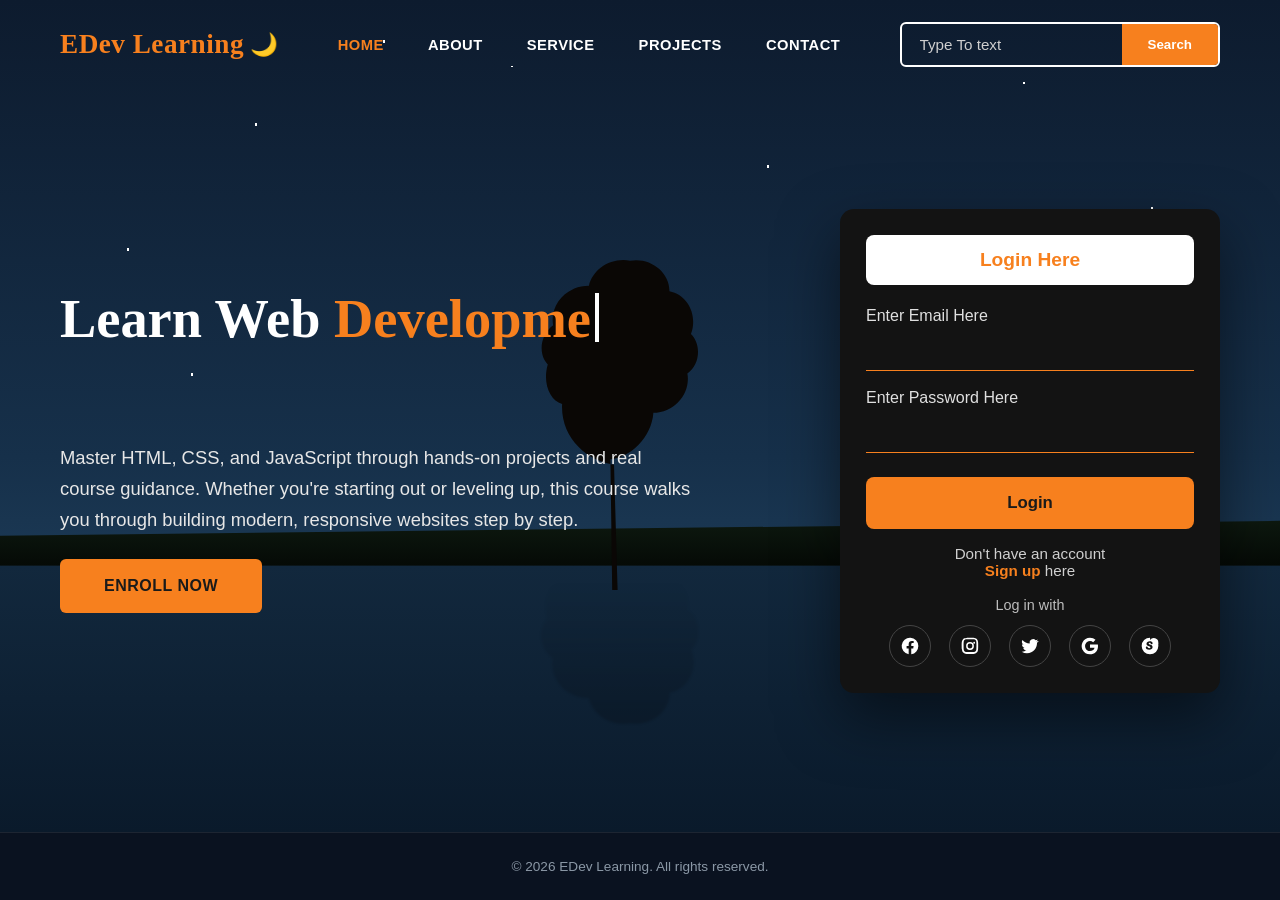
<file: index.html>
<!DOCTYPE html>
<html lang="en">
<head>
  <meta charset="UTF-8">
  <meta name="viewport" content="width=device-width, initial-scale=1.0">
  <title>Home | EDev Learning</title>
  <link rel="stylesheet" href="css/style.css">
</head>
<body>

<div class="hero">
  <div class="water"></div>
  <div class="ground"></div>

  <!-- tree silhouette -->
  <div class="tree-wrap">
    <svg class="tree" viewBox="0 0 200 380" xmlns="http://www.w3.org/2000/svg">
      <path d="M104 380 L100 240 C70 236 40 210 42 172 C28 168 20 148 26 128 C16 118 16 96 32 84 C28 62 46 40 72 40 C76 22 96 8 118 12 C140 8 162 24 162 46 C182 50 194 72 186 94 C198 106 196 128 182 138 C186 160 168 182 144 182 C142 210 118 232 96 234 L98 380 Z"/>
    </svg>
  </div>
  <div class="tree-reflection">
    <svg viewBox="0 0 200 380" xmlns="http://www.w3.org/2000/svg">
      <path d="M104 380 L100 240 C70 236 40 210 42 172 C28 168 20 148 26 128 C16 118 16 96 32 84 C28 62 46 40 72 40 C76 22 96 8 118 12 C140 8 162 24 162 46 C182 50 194 72 186 94 C198 106 196 128 182 138 C186 160 168 182 144 182 C142 210 118 232 96 234 L98 380 Z"/>
    </svg>
  </div>

  <!-- navbar -->
  <nav class="navbar">
    <a href="index.html" class="logo">EDev Learning <span class="moon">🌙</span></a>
    <ul class="nav-links" id="navLinks">
      <li><a href="index.html" class="active">HOME</a></li>
      <li><a href="html/about.html">ABOUT</a></li>
      <li><a href="html/service.html">SERVICE</a></li>
      <li><a href="html/projects.html">PROJECTS</a></li>
      <li><a href="html/contact.html">CONTACT</a></li>
    </ul>
    <form class="search-box" role="search" onsubmit="return false;">
      <input type="text" placeholder="Type To text" aria-label="Search">
      <button type="submit">Search</button>
    </form>
    <button class="menu-toggle" aria-label="Toggle menu" aria-expanded="false" aria-controls="navLinks">
      <svg class="icon-open" viewBox="0 0 24 24" fill="none" stroke="currentColor" stroke-width="2"><path d="M3 6h18M3 12h18M3 18h18"/></svg>
      <svg class="icon-close" viewBox="0 0 24 24" fill="none" stroke="currentColor" stroke-width="2"><path d="M6 6l12 12M18 6L6 18"/></svg>
    </button>
  </nav>

  <!-- hero content -->
  <div class="hero-content">
    <div class="hero-text">
      <h1 id="heroTypewriter" class="typewriter-heading" aria-label="Learn Web Development From Scratch"><span class="tw-text"></span><span class="tw-cursor" aria-hidden="true"></span><noscript>Learn Web <span class="accent">Development</span><br>From Scratch</noscript></h1>
      <p>Master HTML, CSS, and JavaScript through hands-on projects and real course guidance. Whether you're starting out or leveling up, this course walks you through building modern, responsive websites step by step.</p>
      <a href="html/service.html" class="join-btn">ENROLL NOW</a>
    </div>

    <div class="login-card">
      <div class="login-tab">Login Here</div>
      <form data-validate onsubmit="return false;">
        <div class="form-success" role="status" hidden>You're logged in! (demo only)</div>
        <div class="field">
          <label for="email">Enter Email Here</label>
          <input type="email" id="email" placeholder=" " required>
        </div>
        <div class="field">
          <label for="password">Enter Password Here</label>
          <input type="password" id="password" placeholder=" " required>
        </div>
        <button type="submit" class="login-btn">Login</button>
      </form>
      <p class="signup-line">Don't have an account<br><a href="html/signup.html">Sign up</a> here</p>
      <p class="or-line">Log in with</p>
      <div class="socials">
        <a href="#" aria-label="Facebook"><svg viewBox="0 0 24 24"><path d="M22 12a10 10 0 1 0-11.6 9.9v-7H7.9V12h2.5V9.8c0-2.5 1.5-3.9 3.8-3.9 1.1 0 2.2.2 2.2.2v2.4h-1.3c-1.2 0-1.6.8-1.6 1.6V12h2.8l-.4 2.9h-2.4v7A10 10 0 0 0 22 12z"/></svg></a>
        <a href="#" aria-label="Instagram"><svg viewBox="0 0 24 24"><path d="M12 2c2.7 0 3.1 0 4.1.1 1 .1 1.7.2 2.3.5.6.2 1.2.6 1.7 1.1.5.5.9 1.1 1.1 1.7.2.6.4 1.3.5 2.3.1 1 .1 1.4.1 4.1s0 3.1-.1 4.1c-.1 1-.2 1.7-.5 2.3-.2.6-.6 1.2-1.1 1.7-.5.5-1.1.9-1.7 1.1-.6.2-1.3.4-2.3.5-1 .1-1.4.1-4.1.1s-3.1 0-4.1-.1c-1-.1-1.7-.2-2.3-.5-.6-.2-1.2-.6-1.7-1.1-.5-.5-.9-1.1-1.1-1.7-.2-.6-.4-1.3-.5-2.3C2 15.1 2 14.7 2 12s0-3.1.1-4.1c.1-1 .2-1.7.5-2.3.2-.6.6-1.2 1.1-1.7.5-.5 1.1-.9 1.7-1.1.6-.2 1.3-.4 2.3-.5C8.9 2 9.3 2 12 2zm0 1.8c-2.6 0-3 0-4 .1-.9 0-1.4.2-1.7.3-.4.2-.7.3-1 .6-.3.3-.5.6-.6 1-.1.3-.3.8-.3 1.7-.1 1-.1 1.4-.1 4s0 3 .1 4c0 .9.2 1.4.3 1.7.2.4.3.7.6 1 .3.3.6.5 1 .6.3.1.8.3 1.7.3 1 .1 1.4.1 4 .1s3 0 4-.1c.9 0 1.4-.2 1.7-.3.4-.2.7-.3 1-.6.3-.3.5-.6.6-1 .1-.3.3-.8.3-1.7.1-1 .1-1.4.1-4s0-3-.1-4c0-.9-.2-1.4-.3-1.7-.2-.4-.3-.7-.6-1-.3-.3-.6-.5-1-.6-.3-.1-.8-.3-1.7-.3-1-.1-1.4-.1-4-.1zm0 3.5a4.7 4.7 0 1 1 0 9.4 4.7 4.7 0 0 1 0-9.4zm0 1.8a2.9 2.9 0 1 0 0 5.8 2.9 2.9 0 0 0 0-5.8zm5-2.1a1.1 1.1 0 1 1 0 2.2 1.1 1.1 0 0 1 0-2.2z"/></svg></a>
        <a href="#" aria-label="Twitter"><svg viewBox="0 0 24 24"><path d="M22 5.9c-.7.3-1.5.5-2.4.6.8-.5 1.5-1.3 1.8-2.3-.8.5-1.7.8-2.6 1a4.2 4.2 0 0 0-7.2 3.8A11.9 11.9 0 0 1 3 4.9a4.2 4.2 0 0 0 1.3 5.6c-.7 0-1.3-.2-1.9-.5v.1c0 2 1.4 3.7 3.3 4.1-.6.2-1.2.2-1.8.1.5 1.7 2 2.9 3.8 2.9A8.4 8.4 0 0 1 2 18.8a11.9 11.9 0 0 0 6.4 1.9c7.7 0 12-6.4 12-12v-.5c.8-.6 1.5-1.4 2.1-2.3z"/></svg></a>
        <a href="#" aria-label="Google"><svg viewBox="0 0 24 24"><path d="M21.6 12.2c0-.7-.1-1.4-.2-2H12v3.9h5.4c-.2 1.2-.9 2.3-2 3v2.4h3.2c1.9-1.7 3-4.3 3-7.3z"/><path d="M12 22c2.7 0 5-.9 6.6-2.5l-3.2-2.4c-.9.6-2 1-3.4 1-2.6 0-4.8-1.7-5.6-4.1H3.1v2.5A10 10 0 0 0 12 22z"/><path d="M6.4 14c-.2-.6-.3-1.3-.3-2s.1-1.4.3-2V7.5H3.1a10 10 0 0 0 0 9l3.3-2.5z"/><path d="M12 5.9c1.5 0 2.8.5 3.8 1.5l2.8-2.8C16.9 2.9 14.6 2 12 2A10 10 0 0 0 3.1 7.5L6.4 10c.8-2.4 3-4.1 5.6-4.1z"/></svg></a>
        <a href="#" aria-label="Skype"><svg viewBox="0 0 24 24"><path d="M12 2a10 10 0 1 0 10 10c0-.6 0-1.2-.1-1.7A5.5 5.5 0 0 0 22 8a5.5 5.5 0 0 0-9.9-3.3A10 10 0 0 0 12 2zm-.3 4.3c1.6 0 3.4.7 3.4 2.4 0 .7-.5 1.2-1.2 1.2-.6 0-1-.4-1.1-.9-.1-.5-.4-1-1.2-1-.7 0-1.2.4-1.2.9 0 1.6 4.7.9 4.7 4.4 0 2.1-1.9 3.2-4.1 3.2-2 0-4-1-4-2.7 0-.7.5-1.2 1.2-1.2.6 0 1 .4 1.1 1 .1.5.6 1 1.7 1 .9 0 1.5-.4 1.5-1.1 0-1.8-4.7-1-4.7-4.3 0-2 1.8-3 3.9-3z"/></svg></a>
      </div>
    </div>
  </div>
</div>

<footer class="site-footer">
  &copy; 2026 EDev Learning. All rights reserved.
</footer>

<script src="js/main.js"></script>

</body>
</html>
</file>
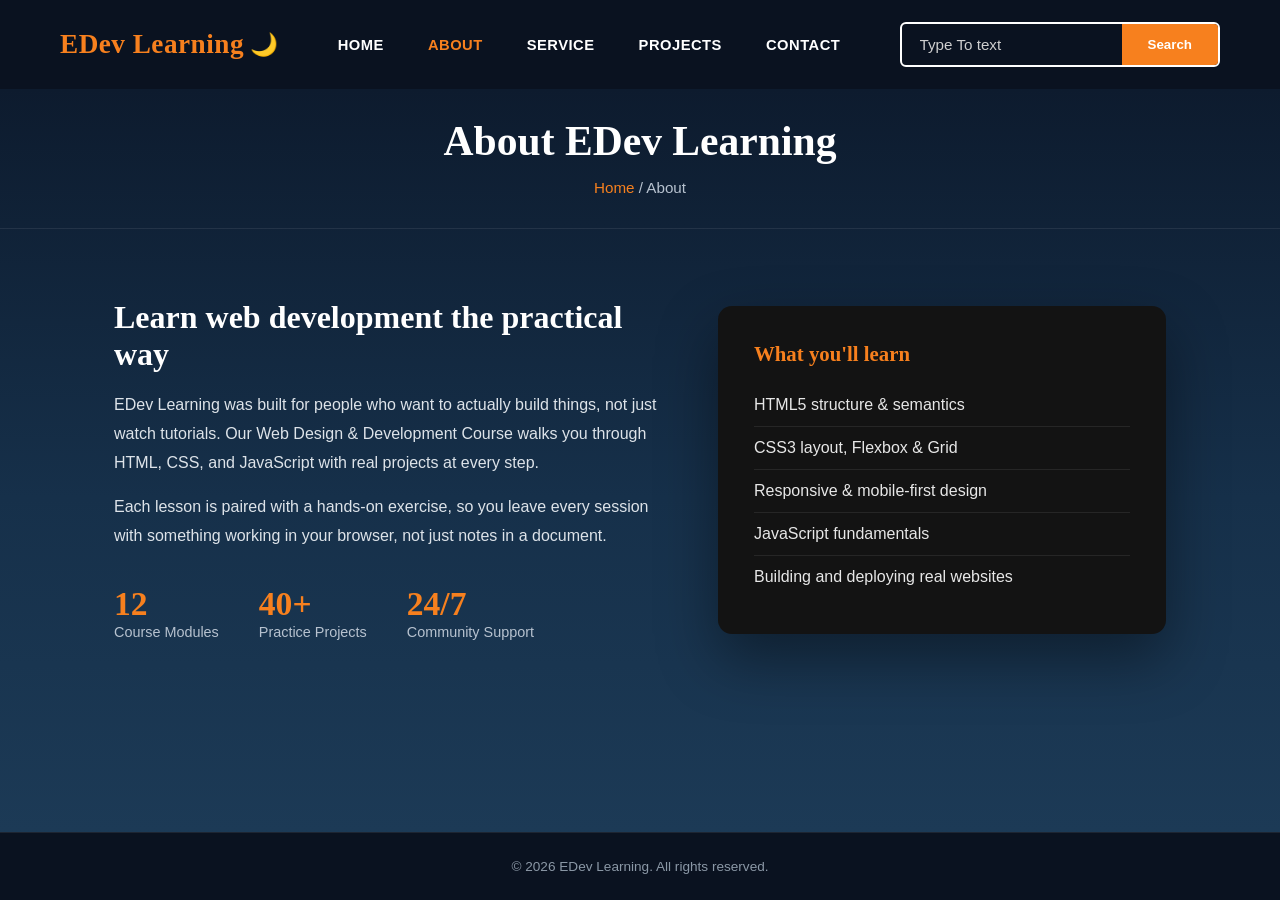
<file: html/about.html>
<!DOCTYPE html>
<html lang="en">
<head>
  <meta charset="UTF-8">
  <meta name="viewport" content="width=device-width, initial-scale=1.0">
  <title>About | EDev Learning</title>
  <link rel="stylesheet" href="../css/style.css">
</head>
<body>

<nav class="navbar">
  <a href="../index.html" class="logo">EDev Learning <span class="moon">🌙</span></a>
  <ul class="nav-links" id="navLinks">
    <li><a href="../index.html">HOME</a></li>
    <li><a href="about.html" class="active">ABOUT</a></li>
    <li><a href="service.html">SERVICE</a></li>
    <li><a href="projects.html">PROJECTS</a></li>
    <li><a href="contact.html">CONTACT</a></li>
  </ul>
  <form class="search-box" role="search" onsubmit="return false;">
    <input type="text" placeholder="Type To text" aria-label="Search">
    <button type="submit">Search</button>
  </form>
  <button class="menu-toggle" aria-label="Toggle menu" aria-expanded="false" aria-controls="navLinks">
    <svg class="icon-open" viewBox="0 0 24 24" fill="none" stroke="currentColor" stroke-width="2"><path d="M3 6h18M3 12h18M3 18h18"/></svg>
    <svg class="icon-close" viewBox="0 0 24 24" fill="none" stroke="currentColor" stroke-width="2"><path d="M6 6l12 12M18 6L6 18"/></svg>
  </button>
</nav>

<div class="page">
  <div class="page-banner">
    <h1>About EDev Learning</h1>
    <p class="crumbs"><a href="../index.html">Home</a> / About</p>
  </div>

  <div class="container">
    <div class="about-grid">
      <div class="about-text">
        <h2>Learn web development the practical way</h2>
        <p>EDev Learning was built for people who want to actually build things, not just watch tutorials. Our Web Design &amp; Development Course walks you through HTML, CSS, and JavaScript with real projects at every step.</p>
        <p>Each lesson is paired with a hands-on exercise, so you leave every session with something working in your browser, not just notes in a document.</p>
        <div class="stat-row">
          <div class="stat"><strong>12</strong><span>Course Modules</span></div>
          <div class="stat"><strong>40+</strong><span>Practice Projects</span></div>
          <div class="stat"><strong>24/7</strong><span>Community Support</span></div>
        </div>
      </div>
      <div class="about-card">
        <h3>What you'll learn</h3>
        <ul>
          <li>HTML5 structure &amp; semantics</li>
          <li>CSS3 layout, Flexbox &amp; Grid</li>
          <li>Responsive &amp; mobile-first design</li>
          <li>JavaScript fundamentals</li>
          <li>Building and deploying real websites</li>
        </ul>
      </div>
    </div>
  </div>
</div>

<footer class="site-footer">
  &copy; 2026 EDev Learning. All rights reserved.
</footer>

<script src="../js/main.js"></script>

</body>
</html>
</file>
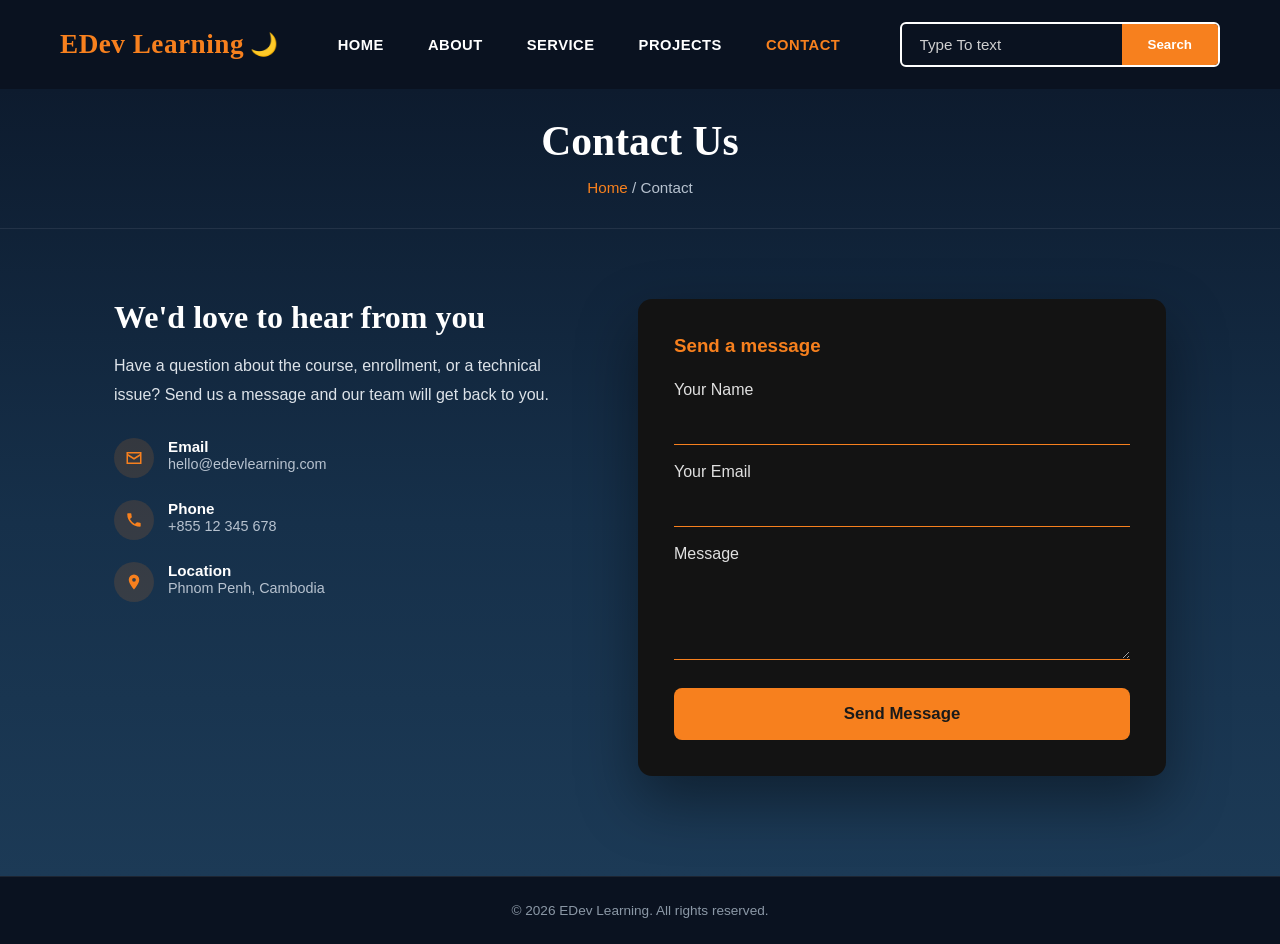
<file: html/contact.html>
<!DOCTYPE html>
<html lang="en">
<head>
  <meta charset="UTF-8">
  <meta name="viewport" content="width=device-width, initial-scale=1.0">
  <title>Contact | EDev Learning</title>
  <link rel="stylesheet" href="../css/style.css">
</head>
<body>

<nav class="navbar">
  <a href="../index.html" class="logo">EDev Learning <span class="moon">🌙</span></a>
  <ul class="nav-links" id="navLinks">
    <li><a href="../index.html">HOME</a></li>
    <li><a href="about.html">ABOUT</a></li>
    <li><a href="service.html">SERVICE</a></li>
    <li><a href="projects.html">PROJECTS</a></li>
    <li><a href="contact.html" class="active">CONTACT</a></li>
  </ul>
  <form class="search-box" role="search" onsubmit="return false;">
    <input type="text" placeholder="Type To text" aria-label="Search">
    <button type="submit">Search</button>
  </form>
  <button class="menu-toggle" aria-label="Toggle menu" aria-expanded="false" aria-controls="navLinks">
    <svg class="icon-open" viewBox="0 0 24 24" fill="none" stroke="currentColor" stroke-width="2"><path d="M3 6h18M3 12h18M3 18h18"/></svg>
    <svg class="icon-close" viewBox="0 0 24 24" fill="none" stroke="currentColor" stroke-width="2"><path d="M6 6l12 12M18 6L6 18"/></svg>
  </button>
</nav>

<div class="page">
  <div class="page-banner">
    <h1>Contact Us</h1>
    <p class="crumbs"><a href="../index.html">Home</a> / Contact</p>
  </div>

  <div class="container">
    <div class="contact-grid">
      <div class="contact-info">
        <h2>We'd love to hear from you</h2>
        <p>Have a question about the course, enrollment, or a technical issue? Send us a message and our team will get back to you.</p>

        <div class="info-row">
          <div class="icon"><svg viewBox="0 0 24 24"><path d="M2 4h20v16H2V4zm2 2v.5l8 5 8-5V6H4zm16 3.2l-8 5-8-5V18h16V9.2z"/></svg></div>
          <div><strong>Email</strong><span>hello@edevlearning.com</span></div>
        </div>

        <div class="info-row">
          <div class="icon"><svg viewBox="0 0 24 24"><path d="M6.6 10.8a15.7 15.7 0 0 0 6.6 6.6l2.2-2.2a1 1 0 0 1 1-.24 11 11 0 0 0 3.5.56 1 1 0 0 1 1 1V20a1 1 0 0 1-1 1A17 17 0 0 1 3 4a1 1 0 0 1 1-1h3.5a1 1 0 0 1 1 1 11 11 0 0 0 .56 3.5 1 1 0 0 1-.25 1z"/></svg></div>
          <div><strong>Phone</strong><span>+855 12 345 678</span></div>
        </div>

        <div class="info-row">
          <div class="icon"><svg viewBox="0 0 24 24"><path d="M12 2a7 7 0 0 0-7 7c0 5.2 7 13 7 13s7-7.8 7-13a7 7 0 0 0-7-7zm0 9.5A2.5 2.5 0 1 1 12 6.5a2.5 2.5 0 0 1 0 5z"/></svg></div>
          <div><strong>Location</strong><span>Phnom Penh, Cambodia</span></div>
        </div>
      </div>

      <div class="contact-form">
        <h3>Send a message</h3>
        <form data-validate onsubmit="return false;">
          <div class="form-success" role="status" hidden>Thanks! Your message has been sent (demo only).</div>
          <div class="field">
            <label for="name">Your Name</label>
            <input type="text" id="name" placeholder=" " required>
          </div>
          <div class="field">
            <label for="cemail">Your Email</label>
            <input type="email" id="cemail" placeholder=" " required>
          </div>
          <div class="field">
            <label for="message">Message</label>
            <textarea id="message" rows="4" placeholder=" " required></textarea>
          </div>
          <button type="submit" class="login-btn">Send Message</button>
        </form>
      </div>
    </div>
  </div>
</div>

<footer class="site-footer">
  &copy; 2026 EDev Learning. All rights reserved.
</footer>

<script src="../js/main.js"></script>

</body>
</html>
</file>
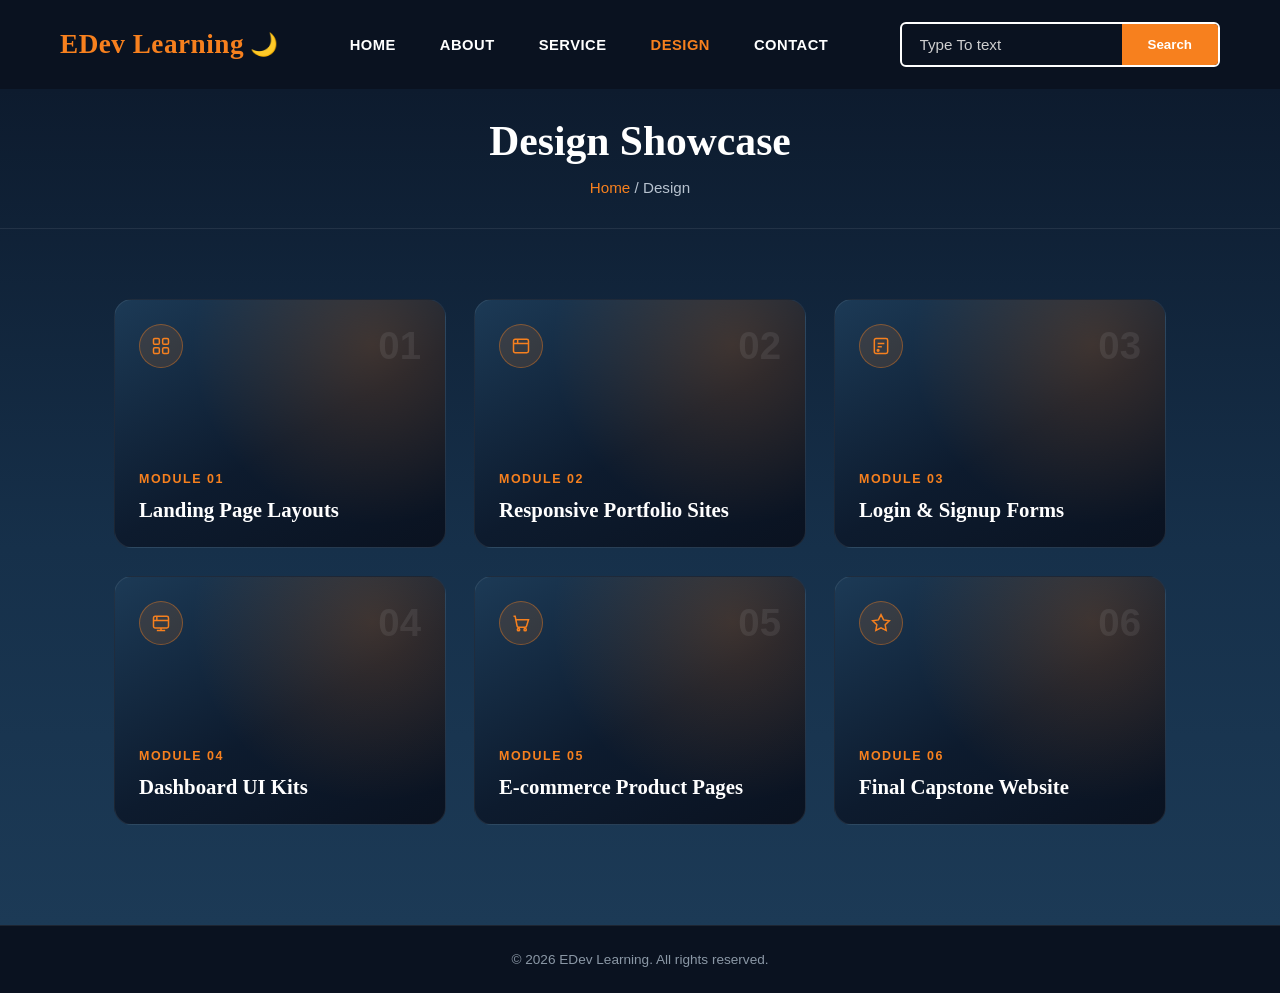
<file: html/design.html>
<!DOCTYPE html>
<html lang="km">
<head>
  <meta charset="UTF-8">
  <meta name="viewport" content="width=device-width, initial-scale=1.0">
  <title>Design | EDev Learning</title>
  <link rel="stylesheet" href="../css/style.css">
</head>
<body>

<nav class="navbar">
  <a href="../index.html" class="logo">EDev Learning <span class="moon">🌙</span></a>
  <ul class="nav-links" id="navLinks">
    <li><a href="../index.html">HOME</a></li>
    <li><a href="about.html">ABOUT</a></li>
    <li><a href="service.html">SERVICE</a></li>
    <li><a href="design.html" class="active">DESIGN</a></li>
    <li><a href="contact.html">CONTACT</a></li>
  </ul>
  <form class="search-box" role="search" onsubmit="return false;">
    <input type="text" placeholder="Type To text" aria-label="Search">
    <button type="submit">Search</button>
  </form>
  <button class="menu-toggle" aria-label="Toggle menu" aria-expanded="false" aria-controls="navLinks">
    <svg class="icon-open" viewBox="0 0 24 24" fill="none" stroke="currentColor" stroke-width="2"><path d="M3 6h18M3 12h18M3 18h18"/></svg>
    <svg class="icon-close" viewBox="0 0 24 24" fill="none" stroke="currentColor" stroke-width="2"><path d="M6 6l12 12M18 6L6 18"/></svg>
  </button>
</nav>

<div class="page">
  <div class="page-banner">
    <h1>Design Showcase</h1>
    <p class="crumbs"><a href="../index.html">Home</a> / Design</p>
  </div>

  <div class="container">
    <div class="design-grid">

      <div class="design-card">
        <div class="card-top">
          <div class="badge"><svg viewBox="0 0 24 24"><rect x="3" y="3" width="7" height="7" rx="1.5"/><rect x="14" y="3" width="7" height="7" rx="1.5"/><rect x="3" y="14" width="7" height="7" rx="1.5"/><rect x="14" y="14" width="7" height="7" rx="1.5"/></svg></div>
          <span class="num">01</span>
        </div>
        <div class="card-body">
          <span class="tag">Module 01</span>
          <h3>Landing Page Layouts</h3>
        </div>
      </div>

      <div class="design-card">
        <div class="card-top">
          <div class="badge"><svg viewBox="0 0 24 24"><rect x="3" y="4" width="18" height="16" rx="2"/><path d="M3 9h18M8 4v5"/></svg></div>
          <span class="num">02</span>
        </div>
        <div class="card-body">
          <span class="tag">Module 02</span>
          <h3>Responsive Portfolio Sites</h3>
        </div>
      </div>

      <div class="design-card">
        <div class="card-top">
          <div class="badge"><svg viewBox="0 0 24 24"><rect x="4" y="3" width="16" height="18" rx="2"/><path d="M8 9h8M8 13h5"/><circle cx="8.5" cy="17.2" r="1"/></svg></div>
          <span class="num">03</span>
        </div>
        <div class="card-body">
          <span class="tag">Module 03</span>
          <h3>Login &amp; Signup Forms</h3>
        </div>
      </div>

      <div class="design-card">
        <div class="card-top">
          <div class="badge"><svg viewBox="0 0 24 24"><rect x="3" y="4" width="18" height="14" rx="2"/><path d="M3 9h18M7 4v5M7 21h10M12 18v3"/></svg></div>
          <span class="num">04</span>
        </div>
        <div class="card-body">
          <span class="tag">Module 04</span>
          <h3>Dashboard UI Kits</h3>
        </div>
      </div>

      <div class="design-card">
        <div class="card-top">
          <div class="badge"><svg viewBox="0 0 24 24"><circle cx="9" cy="20" r="1.4"/><circle cx="17" cy="20" r="1.4"/><path d="M3 4h2l2.3 11.6a2 2 0 0 0 2 1.6h7.4a2 2 0 0 0 2-1.6L21 8H6"/></svg></div>
          <span class="num">05</span>
        </div>
        <div class="card-body">
          <span class="tag">Module 05</span>
          <h3>E-commerce Product Pages</h3>
        </div>
      </div>

      <div class="design-card">
        <div class="card-top">
          <div class="badge"><svg viewBox="0 0 24 24"><path d="M12 2l3.1 6.3 6.9 1-5 4.9 1.2 6.8L12 17.8 5.8 21l1.2-6.8-5-4.9 6.9-1L12 2z"/></svg></div>
          <span class="num">06</span>
        </div>
        <div class="card-body">
          <span class="tag">Module 06</span>
          <h3>Final Capstone Website</h3>
        </div>
      </div>

    </div>
  </div>
</div>

<footer class="site-footer">
  &copy; 2026 EDev Learning. All rights reserved.
</footer>

<script src="../js/main.js"></script>

</body>
</html>
</file>
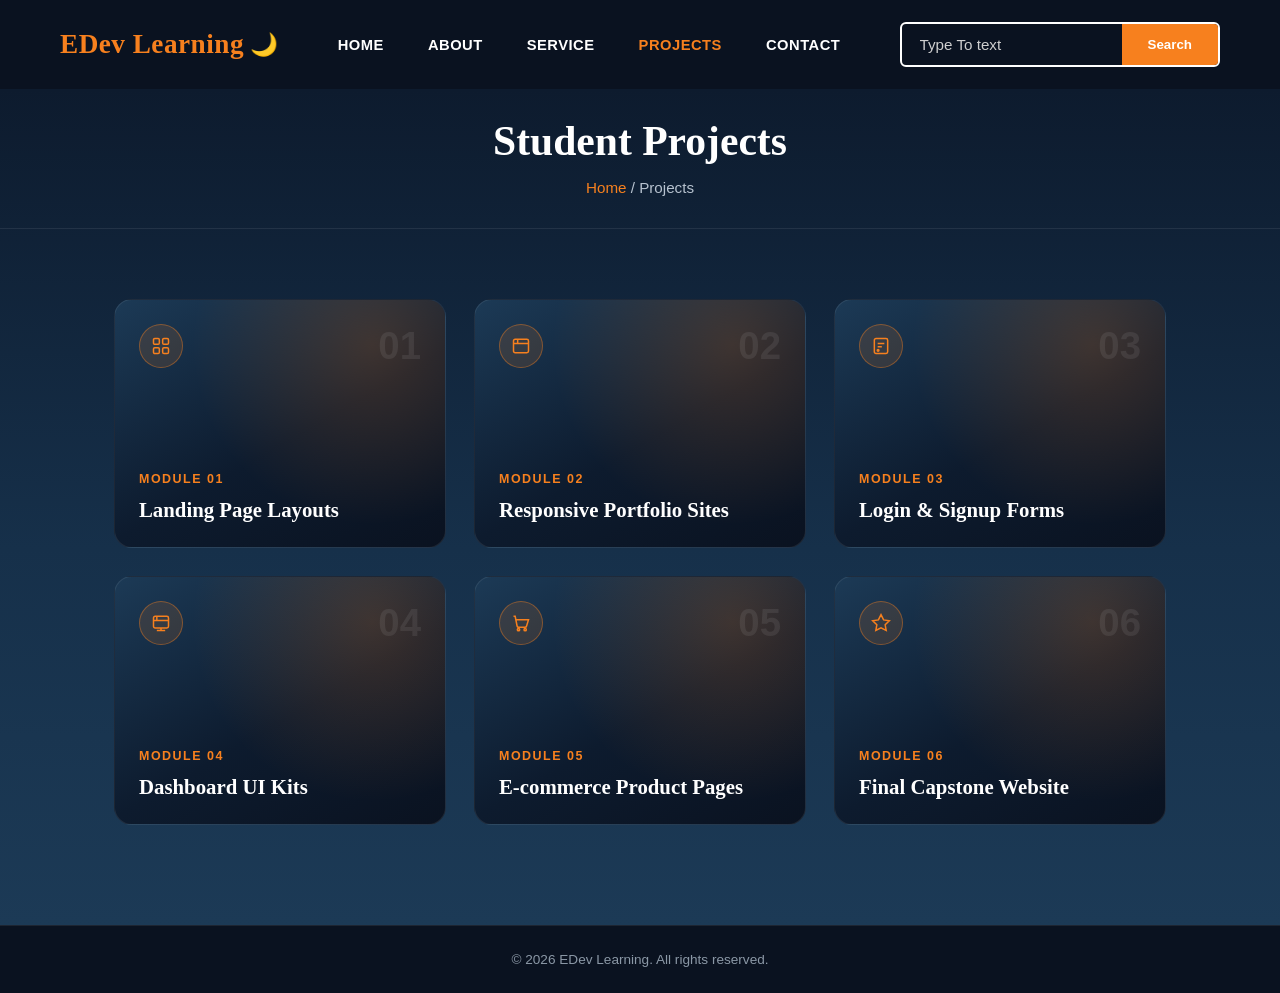
<file: html/projects.html>
<!DOCTYPE html>
<html lang="en">
<head>
  <meta charset="UTF-8">
  <meta name="viewport" content="width=device-width, initial-scale=1.0">
  <title>Projects | EDev Learning</title>
  <link rel="stylesheet" href="../css/style.css">
</head>
<body>

<nav class="navbar">
  <a href="../index.html" class="logo">EDev Learning <span class="moon">🌙</span></a>
  <ul class="nav-links" id="navLinks">
    <li><a href="../index.html">HOME</a></li>
    <li><a href="about.html">ABOUT</a></li>
    <li><a href="service.html">SERVICE</a></li>
    <li><a href="projects.html" class="active">PROJECTS</a></li>
    <li><a href="contact.html">CONTACT</a></li>
  </ul>
  <form class="search-box" role="search" onsubmit="return false;">
    <input type="text" placeholder="Type To text" aria-label="Search">
    <button type="submit">Search</button>
  </form>
  <button class="menu-toggle" aria-label="Toggle menu" aria-expanded="false" aria-controls="navLinks">
    <svg class="icon-open" viewBox="0 0 24 24" fill="none" stroke="currentColor" stroke-width="2"><path d="M3 6h18M3 12h18M3 18h18"/></svg>
    <svg class="icon-close" viewBox="0 0 24 24" fill="none" stroke="currentColor" stroke-width="2"><path d="M6 6l12 12M18 6L6 18"/></svg>
  </button>
</nav>

<div class="page">
  <div class="page-banner">
    <h1>Student Projects</h1>
    <p class="crumbs"><a href="../index.html">Home</a> / Projects</p>
  </div>

  <div class="container">
    <div class="design-grid">

      <div class="design-card">
        <div class="card-top">
          <div class="badge"><svg viewBox="0 0 24 24"><rect x="3" y="3" width="7" height="7" rx="1.5"/><rect x="14" y="3" width="7" height="7" rx="1.5"/><rect x="3" y="14" width="7" height="7" rx="1.5"/><rect x="14" y="14" width="7" height="7" rx="1.5"/></svg></div>
          <span class="num">01</span>
        </div>
        <div class="card-body">
          <span class="tag">Module 01</span>
          <h3>Landing Page Layouts</h3>
        </div>
      </div>

      <div class="design-card">
        <div class="card-top">
          <div class="badge"><svg viewBox="0 0 24 24"><rect x="3" y="4" width="18" height="16" rx="2"/><path d="M3 9h18M8 4v5"/></svg></div>
          <span class="num">02</span>
        </div>
        <div class="card-body">
          <span class="tag">Module 02</span>
          <h3>Responsive Portfolio Sites</h3>
        </div>
      </div>

      <div class="design-card">
        <div class="card-top">
          <div class="badge"><svg viewBox="0 0 24 24"><rect x="4" y="3" width="16" height="18" rx="2"/><path d="M8 9h8M8 13h5"/><circle cx="8.5" cy="17.2" r="1"/></svg></div>
          <span class="num">03</span>
        </div>
        <div class="card-body">
          <span class="tag">Module 03</span>
          <h3>Login &amp; Signup Forms</h3>
        </div>
      </div>

      <div class="design-card">
        <div class="card-top">
          <div class="badge"><svg viewBox="0 0 24 24"><rect x="3" y="4" width="18" height="14" rx="2"/><path d="M3 9h18M7 4v5M7 21h10M12 18v3"/></svg></div>
          <span class="num">04</span>
        </div>
        <div class="card-body">
          <span class="tag">Module 04</span>
          <h3>Dashboard UI Kits</h3>
        </div>
      </div>

      <div class="design-card">
        <div class="card-top">
          <div class="badge"><svg viewBox="0 0 24 24"><circle cx="9" cy="20" r="1.4"/><circle cx="17" cy="20" r="1.4"/><path d="M3 4h2l2.3 11.6a2 2 0 0 0 2 1.6h7.4a2 2 0 0 0 2-1.6L21 8H6"/></svg></div>
          <span class="num">05</span>
        </div>
        <div class="card-body">
          <span class="tag">Module 05</span>
          <h3>E-commerce Product Pages</h3>
        </div>
      </div>

      <div class="design-card">
        <div class="card-top">
          <div class="badge"><svg viewBox="0 0 24 24"><path d="M12 2l3.1 6.3 6.9 1-5 4.9 1.2 6.8L12 17.8 5.8 21l1.2-6.8-5-4.9 6.9-1L12 2z"/></svg></div>
          <span class="num">06</span>
        </div>
        <div class="card-body">
          <span class="tag">Module 06</span>
          <h3>Final Capstone Website</h3>
        </div>
      </div>

    </div>
  </div>
</div>

<footer class="site-footer">
  &copy; 2026 EDev Learning. All rights reserved.
</footer>

<script src="../js/main.js"></script>

</body>
</html>
</file>
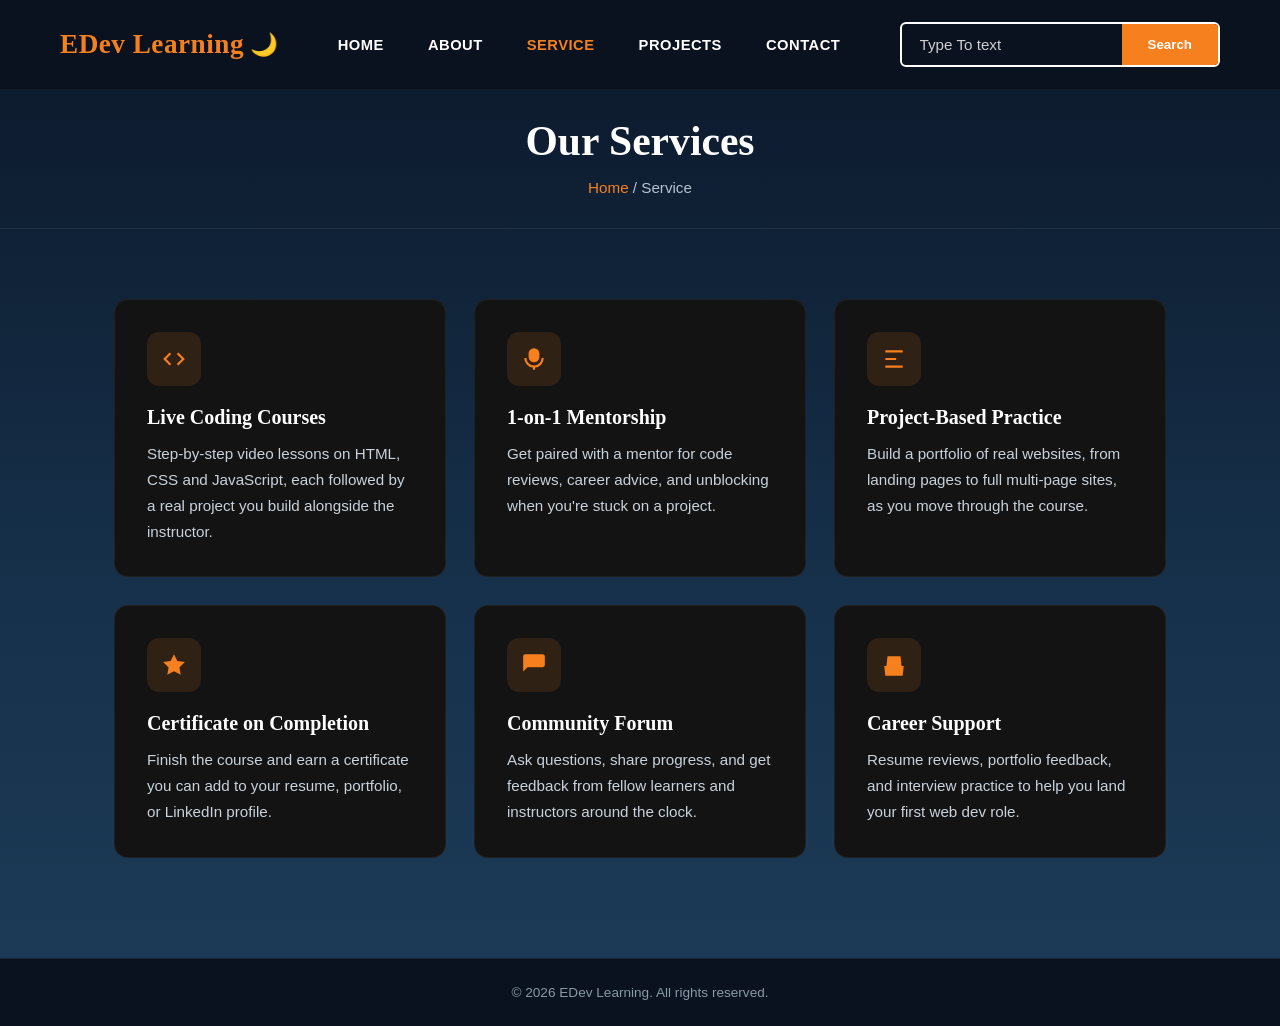
<file: html/service.html>
<!DOCTYPE html>
<html lang="en">
<head>
  <meta charset="UTF-8">
  <meta name="viewport" content="width=device-width, initial-scale=1.0">
  <title>Service | EDev Learning</title>
  <link rel="stylesheet" href="../css/style.css">
</head>
<body>

<nav class="navbar">
  <a href="../index.html" class="logo">EDev Learning <span class="moon">🌙</span></a>
  <ul class="nav-links" id="navLinks">
    <li><a href="../index.html">HOME</a></li>
    <li><a href="about.html">ABOUT</a></li>
    <li><a href="service.html" class="active">SERVICE</a></li>
    <li><a href="projects.html">PROJECTS</a></li>
    <li><a href="contact.html">CONTACT</a></li>
  </ul>
  <form class="search-box" role="search" onsubmit="return false;">
    <input type="text" placeholder="Type To text" aria-label="Search">
    <button type="submit">Search</button>
  </form>
  <button class="menu-toggle" aria-label="Toggle menu" aria-expanded="false" aria-controls="navLinks">
    <svg class="icon-open" viewBox="0 0 24 24" fill="none" stroke="currentColor" stroke-width="2"><path d="M3 6h18M3 12h18M3 18h18"/></svg>
    <svg class="icon-close" viewBox="0 0 24 24" fill="none" stroke="currentColor" stroke-width="2"><path d="M6 6l12 12M18 6L6 18"/></svg>
  </button>
</nav>

<div class="page">
  <div class="page-banner">
    <h1>Our Services</h1>
    <p class="crumbs"><a href="../index.html">Home</a> / Service</p>
  </div>

  <div class="container">
    <div class="service-grid">

      <div class="service-card">
        <div class="icon"><svg viewBox="0 0 24 24"><path d="M9.4 16.6L4.8 12l4.6-4.6L8 6l-6 6 6 6 1.4-1.4zm5.2 0L19.2 12l-4.6-4.6L16 6l6 6-6 6-1.4-1.4z"/></svg></div>
        <h3>Live Coding Courses</h3>
        <p>Step-by-step video lessons on HTML, CSS and JavaScript, each followed by a real project you build alongside the instructor.</p>
      </div>

      <div class="service-card">
        <div class="icon"><svg viewBox="0 0 24 24"><path d="M12 2a5 5 0 0 1 5 5v3a5 5 0 0 1-10 0V7a5 5 0 0 1 5-5zm-7 9a7 7 0 0 0 14 0h2a9 9 0 0 1-8 8.9V22h-2v-2.1A9 9 0 0 1 3 11h2z"/></svg></div>
        <h3>1-on-1 Mentorship</h3>
        <p>Get paired with a mentor for code reviews, career advice, and unblocking when you're stuck on a project.</p>
      </div>

      <div class="service-card">
        <div class="icon"><svg viewBox="0 0 24 24"><path d="M4 4h16v2H4V4zm0 7h10v2H4v-2zm0 7h16v2H4v-2z"/></svg></div>
        <h3>Project-Based Practice</h3>
        <p>Build a portfolio of real websites, from landing pages to full multi-page sites, as you move through the course.</p>
      </div>

      <div class="service-card">
        <div class="icon"><svg viewBox="0 0 24 24"><path d="M12 2l3.1 6.3 6.9 1-5 4.9 1.2 6.8L12 17.8 5.8 21l1.2-6.8-5-4.9 6.9-1L12 2z"/></svg></div>
        <h3>Certificate on Completion</h3>
        <p>Finish the course and earn a certificate you can add to your resume, portfolio, or LinkedIn profile.</p>
      </div>

      <div class="service-card">
        <div class="icon"><svg viewBox="0 0 24 24"><path d="M20 2H4a2 2 0 0 0-2 2v14l4-4h14a2 2 0 0 0 2-2V4a2 2 0 0 0-2-2z"/></svg></div>
        <h3>Community Forum</h3>
        <p>Ask questions, share progress, and get feedback from fellow learners and instructors around the clock.</p>
      </div>

      <div class="service-card">
        <div class="icon"><svg viewBox="0 0 24 24"><path d="M3 13h2l1-9h12l1 9h2l-1 9H4l-1-9zm7-6v4m4-4v4"/></svg></div>
        <h3>Career Support</h3>
        <p>Resume reviews, portfolio feedback, and interview practice to help you land your first web dev role.</p>
      </div>

    </div>
  </div>
</div>

<footer class="site-footer">
  &copy; 2026 EDev Learning. All rights reserved.
</footer>

<script src="../js/main.js"></script>

</body>
</html>
</file>
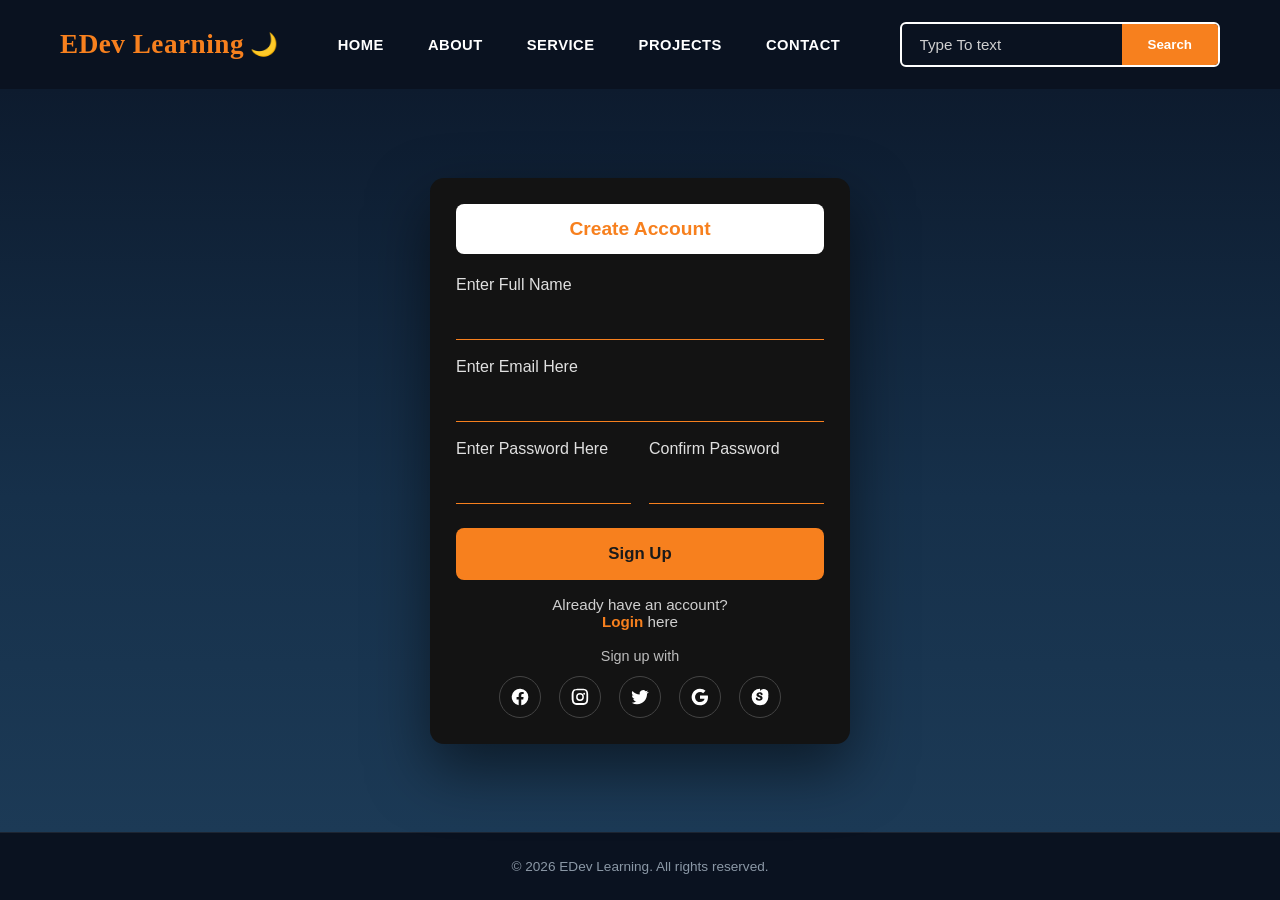
<file: html/signup.html>
<!DOCTYPE html>
<html lang="en">
<head>
  <meta charset="UTF-8">
  <meta name="viewport" content="width=device-width, initial-scale=1.0">
  <title>Sign Up | EDev Learning</title>
  <link rel="stylesheet" href="../css/style.css">
</head>
<body>

<nav class="navbar">
  <a href="../index.html" class="logo">EDev Learning <span class="moon">🌙</span></a>
  <ul class="nav-links" id="navLinks">
    <li><a href="../index.html">HOME</a></li>
    <li><a href="about.html">ABOUT</a></li>
    <li><a href="service.html">SERVICE</a></li>
    <li><a href="projects.html">PROJECTS</a></li>
    <li><a href="contact.html">CONTACT</a></li>
  </ul>
  <form class="search-box" role="search" onsubmit="return false;">
    <input type="text" placeholder="Type To text" aria-label="Search">
    <button type="submit">Search</button>
  </form>
  <button class="menu-toggle" aria-label="Toggle menu" aria-expanded="false" aria-controls="navLinks">
    <svg class="icon-open" viewBox="0 0 24 24" fill="none" stroke="currentColor" stroke-width="2"><path d="M3 6h18M3 12h18M3 18h18"/></svg>
    <svg class="icon-close" viewBox="0 0 24 24" fill="none" stroke="currentColor" stroke-width="2"><path d="M6 6l12 12M18 6L6 18"/></svg>
  </button>
</nav>

<div class="auth-page">
  <div class="login-card">
    <div class="login-tab">Create Account</div>

    <form data-validate onsubmit="return false;">
      <div class="form-success" role="status" hidden>Account created! (demo only)</div>

      <div class="field">
        <label for="fullname">Enter Full Name</label>
        <input type="text" id="fullname" placeholder=" " required>
      </div>
      <div class="field">
        <label for="suemail">Enter Email Here</label>
        <input type="email" id="suemail" placeholder=" " required>
      </div>
      <div class="field-row">
        <div class="field">
          <label for="supassword">Enter Password Here</label>
          <input type="password" id="supassword" placeholder=" " required>
        </div>
        <div class="field">
          <label for="suconfirm">Confirm Password</label>
          <input type="password" id="suconfirm" placeholder=" " required>
        </div>
      </div>
      <button type="submit" class="login-btn">Sign Up</button>
    </form>

    <p class="signup-line">Already have an account?<br><a href="../index.html">Login</a> here</p>
    <p class="or-line">Sign up with</p>
    <div class="socials">
      <a href="#" aria-label="Facebook"><svg viewBox="0 0 24 24"><path d="M22 12a10 10 0 1 0-11.6 9.9v-7H7.9V12h2.5V9.8c0-2.5 1.5-3.9 3.8-3.9 1.1 0 2.2.2 2.2.2v2.4h-1.3c-1.2 0-1.6.8-1.6 1.6V12h2.8l-.4 2.9h-2.4v7A10 10 0 0 0 22 12z"/></svg></a>
      <a href="#" aria-label="Instagram"><svg viewBox="0 0 24 24"><path d="M12 2c2.7 0 3.1 0 4.1.1 1 .1 1.7.2 2.3.5.6.2 1.2.6 1.7 1.1.5.5.9 1.1 1.1 1.7.2.6.4 1.3.5 2.3.1 1 .1 1.4.1 4.1s0 3.1-.1 4.1c-.1 1-.2 1.7-.5 2.3-.2.6-.6 1.2-1.1 1.7-.5.5-1.1.9-1.7 1.1-.6.2-1.3.4-2.3.5-1 .1-1.4.1-4.1.1s-3.1 0-4.1-.1c-1-.1-1.7-.2-2.3-.5-.6-.2-1.2-.6-1.7-1.1-.5-.5-.9-1.1-1.1-1.7-.2-.6-.4-1.3-.5-2.3C2 15.1 2 14.7 2 12s0-3.1.1-4.1c.1-1 .2-1.7.5-2.3.2-.6.6-1.2 1.1-1.7.5-.5 1.1-.9 1.7-1.1.6-.2 1.3-.4 2.3-.5C8.9 2 9.3 2 12 2zm0 1.8c-2.6 0-3 0-4 .1-.9 0-1.4.2-1.7.3-.4.2-.7.3-1 .6-.3.3-.5.6-.6 1-.1.3-.3.8-.3 1.7-.1 1-.1 1.4-.1 4s0 3 .1 4c0 .9.2 1.4.3 1.7.2.4.3.7.6 1 .3.3.6.5 1 .6.3.1.8.3 1.7.3 1 .1 1.4.1 4 .1s3 0 4-.1c.9 0 1.4-.2 1.7-.3.4-.2.7-.3 1-.6.3-.3.5-.6.6-1 .1-.3.3-.8.3-1.7.1-1 .1-1.4.1-4s0-3-.1-4c0-.9-.2-1.4-.3-1.7-.2-.4-.3-.7-.6-1-.3-.3-.6-.5-1-.6-.3-.1-.8-.3-1.7-.3-1-.1-1.4-.1-4-.1zm0 3.5a4.7 4.7 0 1 1 0 9.4 4.7 4.7 0 0 1 0-9.4zm0 1.8a2.9 2.9 0 1 0 0 5.8 2.9 2.9 0 0 0 0-5.8zm5-2.1a1.1 1.1 0 1 1 0 2.2 1.1 1.1 0 0 1 0-2.2z"/></svg></a>
      <a href="#" aria-label="Twitter"><svg viewBox="0 0 24 24"><path d="M22 5.9c-.7.3-1.5.5-2.4.6.8-.5 1.5-1.3 1.8-2.3-.8.5-1.7.8-2.6 1a4.2 4.2 0 0 0-7.2 3.8A11.9 11.9 0 0 1 3 4.9a4.2 4.2 0 0 0 1.3 5.6c-.7 0-1.3-.2-1.9-.5v.1c0 2 1.4 3.7 3.3 4.1-.6.2-1.2.2-1.8.1.5 1.7 2 2.9 3.8 2.9A8.4 8.4 0 0 1 2 18.8a11.9 11.9 0 0 0 6.4 1.9c7.7 0 12-6.4 12-12v-.5c.8-.6 1.5-1.4 2.1-2.3z"/></svg></a>
      <a href="#" aria-label="Google"><svg viewBox="0 0 24 24"><path d="M21.6 12.2c0-.7-.1-1.4-.2-2H12v3.9h5.4c-.2 1.2-.9 2.3-2 3v2.4h3.2c1.9-1.7 3-4.3 3-7.3z"/><path d="M12 22c2.7 0 5-.9 6.6-2.5l-3.2-2.4c-.9.6-2 1-3.4 1-2.6 0-4.8-1.7-5.6-4.1H3.1v2.5A10 10 0 0 0 12 22z"/><path d="M6.4 14c-.2-.6-.3-1.3-.3-2s.1-1.4.3-2V7.5H3.1a10 10 0 0 0 0 9l3.3-2.5z"/><path d="M12 5.9c1.5 0 2.8.5 3.8 1.5l2.8-2.8C16.9 2.9 14.6 2 12 2A10 10 0 0 0 3.1 7.5L6.4 10c.8-2.4 3-4.1 5.6-4.1z"/></svg></a>
      <a href="#" aria-label="Skype"><svg viewBox="0 0 24 24"><path d="M12 2a10 10 0 1 0 10 10c0-.6 0-1.2-.1-1.7A5.5 5.5 0 0 0 22 8a5.5 5.5 0 0 0-9.9-3.3A10 10 0 0 0 12 2zm-.3 4.3c1.6 0 3.4.7 3.4 2.4 0 .7-.5 1.2-1.2 1.2-.6 0-1-.4-1.1-.9-.1-.5-.4-1-1.2-1-.7 0-1.2.4-1.2.9 0 1.6 4.7.9 4.7 4.4 0 2.1-1.9 3.2-4.1 3.2-2 0-4-1-4-2.7 0-.7.5-1.2 1.2-1.2.6 0 1 .4 1.1 1 .1.5.6 1 1.7 1 .9 0 1.5-.4 1.5-1.1 0-1.8-4.7-1-4.7-4.3 0-2 1.8-3 3.9-3z"/></svg></a>
    </div>
  </div>
</div>

<footer class="site-footer">
  &copy; 2026 EDev Learning. All rights reserved.
</footer>

<script src="../js/main.js"></script>

</body>
</html>
</file>
<file: css/style.css>
:root{
  --orange:#f7801e;
  --orange-dark:#e56f10;
  --navy-top:#0d1b2e;
  --navy-bottom:#1c3a56;
  --panel:#131313;
  --white:#ffffff;
}
*{box-sizing:border-box;margin:0;padding:0;}
html{scroll-behavior:smooth; height:100%; overflow-y:scroll;}
body{
  font-family:'Georgia','Times New Roman',serif;
  background:#0a1220;
  color:var(--white);
  overflow-x:hidden;
  min-height:100vh;
  display:flex;
  flex-direction:column;
}

/* ===== HERO / BACKGROUND (home page) ===== */
.hero{
  position:relative;
  flex:1 0 auto;
  display:flex;
  flex-direction:column;
  background:
    radial-gradient(1.5px 1.5px at 20% 15%, #fff 100%, transparent),
    radial-gradient(1px 1px at 40% 8%, #fff 100%, transparent),
    radial-gradient(1.5px 1.5px at 60% 20%, #fff 100%, transparent),
    radial-gradient(1px 1px at 80% 10%, #fff 100%, transparent),
    radial-gradient(1.5px 1.5px at 10% 30%, #fff 100%, transparent),
    radial-gradient(1px 1px at 90% 25%, #fff 100%, transparent),
    radial-gradient(1.5px 1.5px at 30% 5%, #fff 100%, transparent),
    radial-gradient(1px 1px at 70% 35%, #fff 100%, transparent),
    radial-gradient(1px 1px at 50% 40%, #fff 100%, transparent),
    radial-gradient(1.5px 1.5px at 15% 45%, #fff 100%, transparent),
    linear-gradient(180deg, var(--navy-top) 0%, #16304a 55%, var(--navy-bottom) 70%, #0a1220 100%);
  overflow:hidden;
}

/* ground / water line */
.ground{
  position:absolute;
  left:0; right:0;
  top:62%;
  height:6%;
  background:linear-gradient(180deg,#0e1a10 0%, #050a06 100%);
  clip-path:polygon(0 40%, 100% 10%, 100% 100%, 0% 100%);
  z-index:2;
}
.water{
  position:absolute;
  left:0; right:0;
  top:68%;
  bottom:0;
  background:linear-gradient(180deg,#12283d 0%, #0a1a2b 100%);
  z-index:1;
}

/* tree */
.tree-wrap{
  position:absolute;
  left:48%;
  top:30%;
  width:180px;
  height:340px;
  z-index:3;
  transform:translateX(-50%);
}
.tree{
  width:100%;height:100%;
  fill:#0a0705;
}
.tree-reflection{
  position:absolute;
  left:48%;
  top:calc(68% - 2px);
  width:180px;
  height:170px;
  transform:translateX(-50%) scaleY(-1);
  z-index:1;
  opacity:.35;
  filter:blur(1px);
  mask-image:linear-gradient(180deg, rgba(0,0,0,.8), transparent 90%);
  -webkit-mask-image:linear-gradient(180deg, rgba(0,0,0,.8), transparent 90%);
}
.tree-reflection svg{width:100%;height:auto;fill:#050a10;}

/* ===== NAVBAR (shared across all pages) ===== */
.navbar{
  position:relative;
  z-index:30;
  display:flex;
  align-items:center;
  justify-content:space-between;
  width:100%;
  padding:22px 60px;
  flex-wrap:wrap;
  gap:20px;
}
.logo{
  display:flex;
  align-items:center;
  gap:6px;
  font-size:1.7rem;
  font-weight:800;
  color:var(--orange);
  letter-spacing:.5px;
  white-space:nowrap;
  text-decoration:none;
}
.logo span.moon{
  font-size:1.4rem;
}
.nav-links{
  display:flex;
  gap:44px;
  list-style:none;
  font-family:Arial, Helvetica, sans-serif;
}
.nav-links a{
  color:var(--white);
  text-decoration:none;
  font-weight:700;
  font-size:.92rem;
  letter-spacing:.5px;
  transition:color .2s ease;
}
.nav-links a:hover, .nav-links a:focus-visible, .nav-links a.active{
  color:var(--orange);
}
.search-box{
  display:flex;
  border:2px solid var(--white);
  border-radius:6px;
  overflow:hidden;
}
.search-box input{
  background:transparent;
  border:none;
  outline:none;
  color:var(--white);
  padding:12px 18px;
  font-family:Arial, Helvetica, sans-serif;
  font-size:.95rem;
  width:220px;
}
.search-box input::placeholder{color:#cfcfcf;}
.search-box button{
  background:var(--orange);
  color:var(--white);
  border:none;
  padding:12px 26px;
  font-weight:700;
  font-family:Arial, Helvetica, sans-serif;
  cursor:pointer;
  transition:background .2s ease;
}
.search-box button:hover{background:var(--orange-dark);}

/* ===== HERO CONTENT (home page) ===== */
.hero-content{
  position:relative;
  z-index:10;
  display:flex;
  flex:1;
  justify-content:space-between;
  align-items:center;
  padding:20px 60px 40px;
  gap:40px;
  flex-wrap:wrap;
}
.hero-text{
  max-width:720px;
  padding-top:0;
}
.hero-text h1{
  font-size:3.4rem;
  line-height:1.15;
  font-weight:700;
}
.hero-text h1 .accent{
  color:var(--orange);
}
.typewriter-heading{
  min-height:2.5em;
}
.typewriter-heading .tw-text{
  white-space:pre-wrap;
}
.typewriter-heading .tw-cursor{
  display:inline-block;
  width:4px;
  margin-left:4px;
  background:var(--white);
  height:.9em;
  vertical-align:-.1em;
  animation:tw-blink 1s step-end infinite;
}
@keyframes tw-blink{
  0%, 100%{opacity:1;}
  50%{opacity:0;}
}
@media (prefers-reduced-motion: reduce){
  .typewriter-heading .tw-cursor{animation:none; opacity:1;}
}
.hero-text p{
  font-family:Arial, Helvetica, sans-serif;
  font-size:1.15rem;
  line-height:1.7;
  color:#e7e7e7;
  max-width:640px;
  margin-top:18px;
}
.join-btn{
  display:inline-block;
  margin-top:24px;
  background:var(--orange);
  color:#1a1a1a;
  font-family:Arial, Helvetica, sans-serif;
  font-weight:700;
  letter-spacing:.5px;
  padding:18px 44px;
  border-radius:6px;
  text-decoration:none;
  border:none;
  cursor:pointer;
  transition:transform .2s ease, background .2s ease;
}
.join-btn:hover{background:var(--orange-dark); transform:translateY(-2px);}

/* ===== LOGIN CARD (home page) ===== */
.login-card{
  background:var(--panel);
  border-radius:14px;
  padding:26px;
  width:380px;
  flex-shrink:0;
  box-shadow:0 25px 60px rgba(0,0,0,.5);
}
.login-tab{
  background:var(--white);
  color:var(--orange);
  text-align:center;
  font-weight:700;
  font-size:1.2rem;
  padding:14px;
  border-radius:8px;
  margin-bottom:22px;
  font-family:Arial, Helvetica, sans-serif;
}
.field{
  margin-bottom:18px;
}
.field label{
  display:block;
  font-family:Arial, Helvetica, sans-serif;
  color:#e0e0e0;
  font-size:1rem;
  margin-bottom:10px;
}
.field input, .field textarea{
  width:100%;
  background:transparent;
  border:none;
  border-bottom:1px solid var(--orange);
  color:var(--white);
  padding:6px 2px 12px;
  font-family:Arial, Helvetica, sans-serif;
  font-size:.95rem;
  outline:none;
  resize:vertical;
}
.field input::placeholder, .field textarea::placeholder{color:transparent;}
.field input:focus, .field textarea:focus{border-bottom-color:var(--white);}

/* kill the browser's light autofill background (Chrome/Edge) */
.field input:-webkit-autofill,
.field input:-webkit-autofill:hover,
.field input:-webkit-autofill:focus,
.field input:-webkit-autofill:active{
  -webkit-text-fill-color:var(--white);
  caret-color:var(--white);
  box-shadow:0 0 0 1000px var(--panel) inset;
  -webkit-box-shadow:0 0 0 1000px var(--panel) inset;
  transition:background-color 9999s ease-in-out 0s;
}
.field input:autofill{
  -webkit-text-fill-color:var(--white);
  box-shadow:0 0 0 1000px var(--panel) inset;
}
.login-btn{
  width:100%;
  background:var(--orange);
  color:#1a1a1a;
  font-family:Arial, Helvetica, sans-serif;
  font-weight:700;
  font-size:1.05rem;
  padding:16px;
  border:none;
  border-radius:8px;
  cursor:pointer;
  margin-top:6px;
  transition:background .2s ease;
}
.login-btn:hover{background:var(--orange-dark);}
.signup-line{
  text-align:center;
  font-family:Arial, Helvetica, sans-serif;
  color:#cfcfcf;
  margin-top:16px;
  font-size:.95rem;
}
.signup-line a{
  color:var(--orange);
  text-decoration:none;
  font-weight:700;
}
.signup-line a:hover{text-decoration:underline;}
.or-line{
  text-align:center;
  color:#bdbdbd;
  font-family:Arial, Helvetica, sans-serif;
  font-size:.9rem;
  margin-top:18px;
}
.socials{
  display:flex;
  justify-content:center;
  gap:18px;
  margin-top:12px;
}
.socials a{
  width:42px;
  height:42px;
  border-radius:50%;
  background:transparent;
  border:1px solid #444;
  display:flex;
  align-items:center;
  justify-content:center;
  color:var(--white);
  text-decoration:none;
  transition:background .2s ease, border-color .2s ease;
}
.socials a:hover{background:var(--orange); border-color:var(--orange); color:#1a1a1a;}
.socials svg{width:20px;height:20px;fill:currentColor;}

/* ===== INNER PAGE LAYOUT (about / service / design / contact) ===== */
.page{
  position:relative;
  flex:1 0 auto;
  background:linear-gradient(180deg, var(--navy-top) 0%, #16304a 55%, var(--navy-bottom) 100%);
}

/* Auth page (sign up) */
.auth-page{
  position:relative;
  flex:1 0 auto;
  display:flex;
  align-items:center;
  justify-content:center;
  padding:50px 24px;
  background:linear-gradient(180deg, var(--navy-top) 0%, #16304a 55%, var(--navy-bottom) 100%);
}
.auth-page .login-card{width:420px; max-width:100%;}
.auth-page .field-row{
  display:grid;
  grid-template-columns:1fr 1fr;
  gap:18px;
}
@media(max-width:480px){
  .auth-page .field-row{grid-template-columns:1fr;}
}
.page-banner{
  position:relative;
  z-index:10;
  text-align:center;
  padding:28px 24px 32px;
  border-bottom:1px solid rgba(255,255,255,.08);
}
.page-banner h1{
  font-size:2.6rem;
  margin-top:0;
}
.page-banner .crumbs{
  font-family:Arial, Helvetica, sans-serif;
  color:#b7c2cf;
  margin-top:14px;
  font-size:.95rem;
}
.page-banner .crumbs a{color:var(--orange); text-decoration:none;}
.page-banner .crumbs a:hover{text-decoration:underline;}

.container{
  position:relative;
  z-index:10;
  max-width:1100px;
  margin:0 auto;
  padding:70px 24px 100px;
}

/* About page */
.about-grid{
  display:flex;
  gap:56px;
  align-items:center;
  flex-wrap:wrap;
}
.about-grid .about-text{flex:1 1 420px;}
.about-grid .about-text h2{font-size:2rem; margin-bottom:18px;}
.about-grid .about-text p{
  font-family:Arial, Helvetica, sans-serif;
  color:#dde3e9;
  line-height:1.8;
  margin-bottom:16px;
}
.stat-row{
  display:flex;
  gap:40px;
  margin-top:34px;
  flex-wrap:wrap;
}
.stat-row .stat{font-family:Arial, Helvetica, sans-serif;}
.stat-row .stat strong{display:block; font-size:2.1rem; color:var(--orange); font-family:Georgia, serif;}
.stat-row .stat span{color:#b7c2cf; font-size:.9rem;}
.about-card{
  flex:1 1 320px;
  background:var(--panel);
  border-radius:14px;
  padding:36px;
  box-shadow:0 25px 60px rgba(0,0,0,.4);
}
.about-card h3{color:var(--orange); font-size:1.3rem; margin-bottom:18px;}
.about-card ul{list-style:none; font-family:Arial, Helvetica, sans-serif;}
.about-card li{
  padding:12px 0;
  border-bottom:1px solid rgba(255,255,255,.08);
  color:#e7e7e7;
}
.about-card li:last-child{border-bottom:none;}

/* Service page */
.service-grid{
  display:grid;
  grid-template-columns:repeat(auto-fit, minmax(260px, 1fr));
  gap:28px;
}
.service-card{
  background:var(--panel);
  border-radius:14px;
  padding:32px;
  border:1px solid rgba(255,255,255,.06);
  transition:transform .2s ease, border-color .2s ease;
}
.service-card:hover{transform:translateY(-6px); border-color:var(--orange);}
.service-card .icon{
  width:54px; height:54px;
  border-radius:12px;
  background:rgba(247,128,30,.12);
  display:flex; align-items:center; justify-content:center;
  margin-bottom:20px;
  color:var(--orange);
}
.service-card .icon svg{width:26px;height:26px;fill:currentColor;}
.service-card h3{font-size:1.25rem; margin-bottom:12px;}
.service-card p{
  font-family:Arial, Helvetica, sans-serif;
  color:#c9d2db;
  line-height:1.7;
  font-size:.95rem;
}

/* Design page */
.design-grid{
  display:grid;
  grid-template-columns:repeat(auto-fit, minmax(300px, 1fr));
  gap:28px;
}
.design-card{
  position:relative;
  border-radius:18px;
  overflow:hidden;
  aspect-ratio:4/3;
  background:linear-gradient(150deg, #1c3a56 0%, #0d1b2e 55%, #0a1220 100%);
  border:1px solid rgba(255,255,255,.08);
  display:flex;
  flex-direction:column;
  justify-content:space-between;
  padding:24px;
  transition:transform .25s ease, border-color .25s ease, box-shadow .25s ease;
}
.design-card:hover{
  transform:translateY(-6px);
  border-color:rgba(247,128,30,.55);
  box-shadow:0 20px 40px rgba(0,0,0,.45);
}
.design-card::before{
  content:"";
  position:absolute; inset:0;
  background:radial-gradient(circle at 78% 18%, rgba(247,128,30,.20), transparent 55%);
  pointer-events:none;
}
.design-card .card-top{
  position:relative;
  z-index:1;
  display:flex;
  align-items:center;
  justify-content:space-between;
}
.design-card .badge{
  width:44px; height:44px;
  border-radius:50%;
  background:rgba(247,128,30,.14);
  border:1px solid rgba(247,128,30,.4);
  display:flex; align-items:center; justify-content:center;
  color:var(--orange);
  flex-shrink:0;
}
.design-card .badge svg{width:20px;height:20px;fill:none;stroke:currentColor;stroke-width:1.8;}
.design-card .num{
  font-family:Arial, Helvetica, sans-serif;
  font-size:2.4rem;
  font-weight:800;
  color:rgba(255,255,255,.08);
  line-height:1;
}
.design-card .card-body{
  position:relative;
  z-index:1;
}
.design-card .tag{
  display:block;
  font-family:Arial, Helvetica, sans-serif;
  font-size:.78rem;
  font-weight:700;
  letter-spacing:1.5px;
  color:var(--orange);
  text-transform:uppercase;
  margin-bottom:10px;
}
.design-card h3{
  font-size:1.3rem;
  line-height:1.3;
}

/* Contact page */
.contact-grid{
  display:flex;
  gap:56px;
  flex-wrap:wrap;
}
.contact-info{flex:1 1 320px; font-family:Arial, Helvetica, sans-serif;}
.contact-info h2{font-family:Georgia, serif; font-size:2rem; margin-bottom:16px;}
.contact-info p{color:#dde3e9; line-height:1.8; margin-bottom:28px;}
.contact-info .info-row{
  display:flex; gap:14px; align-items:flex-start;
  margin-bottom:22px;
}
.contact-info .info-row .icon{
  width:40px; height:40px; border-radius:50%;
  background:rgba(247,128,30,.14);
  display:flex; align-items:center; justify-content:center;
  color:var(--orange); flex-shrink:0;
}
.contact-info .info-row .icon svg{width:18px;height:18px;fill:currentColor;}
.contact-info .info-row strong{display:block; font-size:.95rem;}
.contact-info .info-row span{color:#b7c2cf; font-size:.9rem;}
.contact-form{
  flex:1 1 380px;
  background:var(--panel);
  border-radius:14px;
  padding:36px;
  box-shadow:0 25px 60px rgba(0,0,0,.4);
}
.contact-form h3{color:var(--orange); margin-bottom:24px; font-family:Arial, Helvetica, sans-serif;}

/* ===== FOOTER (shared) ===== */
.site-footer{
  position:relative;
  z-index:10;
  border-top:1px solid rgba(255,255,255,.08);
  padding:26px 60px;
  text-align:center;
  font-family:Arial, Helvetica, sans-serif;
  color:#8b98a6;
  font-size:.85rem;
}
.site-footer a{color:var(--orange); text-decoration:none;}

/* ===== MOBILE MENU TOGGLE (base, before responsive overrides) ===== */
.menu-toggle{
  display:none;
  width:40px; height:40px;
  background:transparent;
  border:1px solid rgba(255,255,255,.3);
  border-radius:6px;
  color:var(--white);
  align-items:center;
  justify-content:center;
  cursor:pointer;
  flex-shrink:0;
}
.menu-toggle svg{width:20px;height:20px;}
.menu-toggle .icon-close{display:none;}
.menu-toggle.is-open .icon-open{display:none;}
.menu-toggle.is-open .icon-close{display:block;}

/* ===== RESPONSIVE ===== */
@media(max-width:1100px){
  .hero-content{flex-direction:column; align-items:center;}
  .hero-text{padding-top:0; text-align:center;}
  .hero-text p{margin-left:auto;margin-right:auto;}
  .join-btn{display:block; margin-left:auto; margin-right:auto; width:max-content;}
}
@media(max-width:820px){
  .navbar{padding:20px 24px; justify-content:center; text-align:center;}
  .nav-links{gap:20px; justify-content:center;}
  .search-box{width:100%; max-width:400px;}
  .search-box input{width:100%;}
  .hero-content{padding:24px 24px 50px;}
  .hero-text h1{font-size:2.3rem;}
  .login-card{width:100%; max-width:380px;}
  .tree-wrap{width:120px; height:220px; top:26%;}
  .tree-reflection{width:120px;height:110px;}
  .page-banner h1{font-size:2rem;}
}
@media(max-width:480px){
  .logo{font-size:1.5rem;}
  .hero-text h1{font-size:1.8rem;}
  .menu-toggle{display:flex;}
  .navbar{justify-content:space-between;}
  .search-box{display:none;}
  .nav-links{
    display:none;
    position:absolute;
    top:100%;
    left:0;
    right:0;
    flex-direction:column;
    gap:0;
    background:#0d1b2e;
    box-shadow:0 12px 24px rgba(0,0,0,.4);
    border-top:1px solid rgba(255,255,255,.08);
    border-bottom:1px solid rgba(255,255,255,.08);
    z-index:20;
    text-align:left;
  }
  .nav-links.open{display:flex;}
  .nav-links li{width:100%;}
  .nav-links a{display:block; padding:16px 24px; border-bottom:1px solid rgba(255,255,255,.06);}
}

/* ===== SCROLL REVEAL ===== */
.reveal{
  opacity:0;
  transform:translateY(24px);
  transition:opacity .6s ease, transform .6s ease;
}
.reveal.in-view{
  opacity:1;
  transform:translateY(0);
}
@media (prefers-reduced-motion: reduce){
  .reveal{opacity:1; transform:none; transition:none;}
}

/* ===== FORM VALIDATION ===== */
.field-invalid{border-bottom-color:#e5484d !important;}
.field-error{
  font-family:Arial, Helvetica, sans-serif;
  color:#ff8a8a;
  font-size:.8rem;
  margin-top:6px;
}
.form-success{
  font-family:Arial, Helvetica, sans-serif;
  color:#8be0a8;
  background:rgba(70,180,110,.12);
  border:1px solid rgba(70,180,110,.4);
  border-radius:8px;
  padding:12px 14px;
  font-size:.9rem;
  margin-bottom:18px;
}

:focus-visible{outline:2px solid var(--orange); outline-offset:2px;}
</file>
